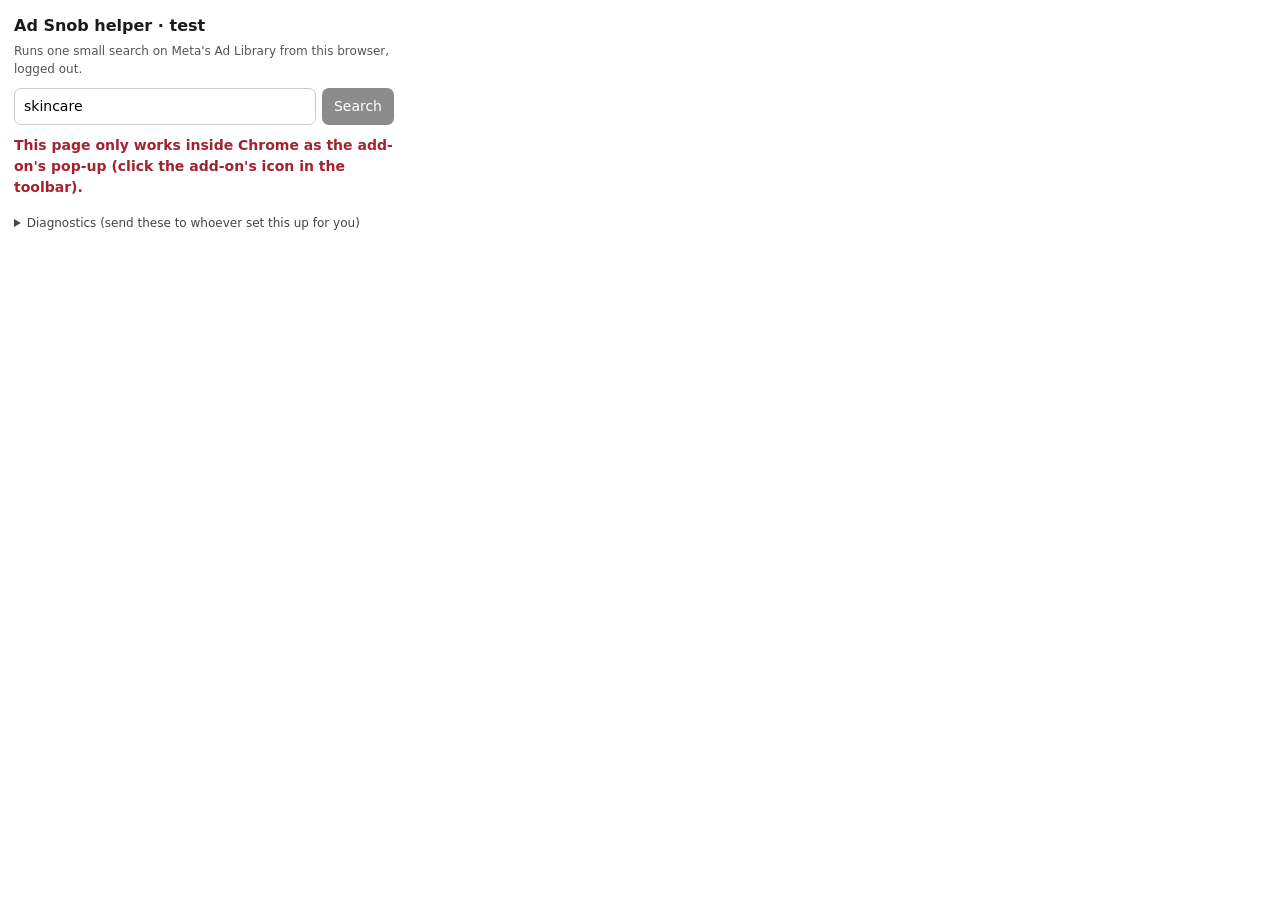
<file: extension/popup.html>
<!doctype html>
<html lang="en">
<head>
<meta charset="utf-8">
<title>Ad Snob helper</title>
<style>
  body { width: 380px; margin: 0; padding: 14px; font: 14px/1.5 system-ui, sans-serif; color: #1b1b1b; }
  h1 { font-size: 16px; margin: 0 0 4px; }
  p { margin: 0 0 10px; color: #555; font-size: 12px; }
  form { display: flex; gap: 6px; }
  input { flex: 1; padding: 7px 9px; border: 1px solid #ccc; border-radius: 7px; font: inherit; }
  button { padding: 7px 12px; border: 0; border-radius: 7px; background: #1b1b1b; color: #fff; font: inherit; cursor: pointer; }
  button:disabled { opacity: .5; cursor: default; }
  #status { margin: 10px 0 6px; font-weight: 600; }
  #status.bad { color: #a3222f; } #status.ok { color: #0a6b3d; }
  #grid { display: grid; grid-template-columns: repeat(3, 1fr); gap: 6px; }
  #grid img { width: 100%; aspect-ratio: 1; object-fit: cover; border-radius: 6px; background: #eee; }
  details { margin-top: 10px; font-size: 12px; color: #444; }
  pre { white-space: pre-wrap; background: #f3f3f0; padding: 8px; border-radius: 6px; margin: 6px 0 0; }
</style>
</head>
<body>
  <h1>Ad Snob helper · test</h1>
  <p>Runs one small search on Meta's Ad Library from this browser, logged out.</p>
  <form id="form"><input id="q" value="skincare" aria-label="Search word"><button id="go" type="submit">Search</button></form>
  <div id="status"></div>
  <div id="grid"></div>
  <details><summary>Diagnostics (send these to whoever set this up for you)</summary><pre id="diag">No search yet.</pre></details>
  <script src="popup.js"></script>
</body>
</html>
</file>
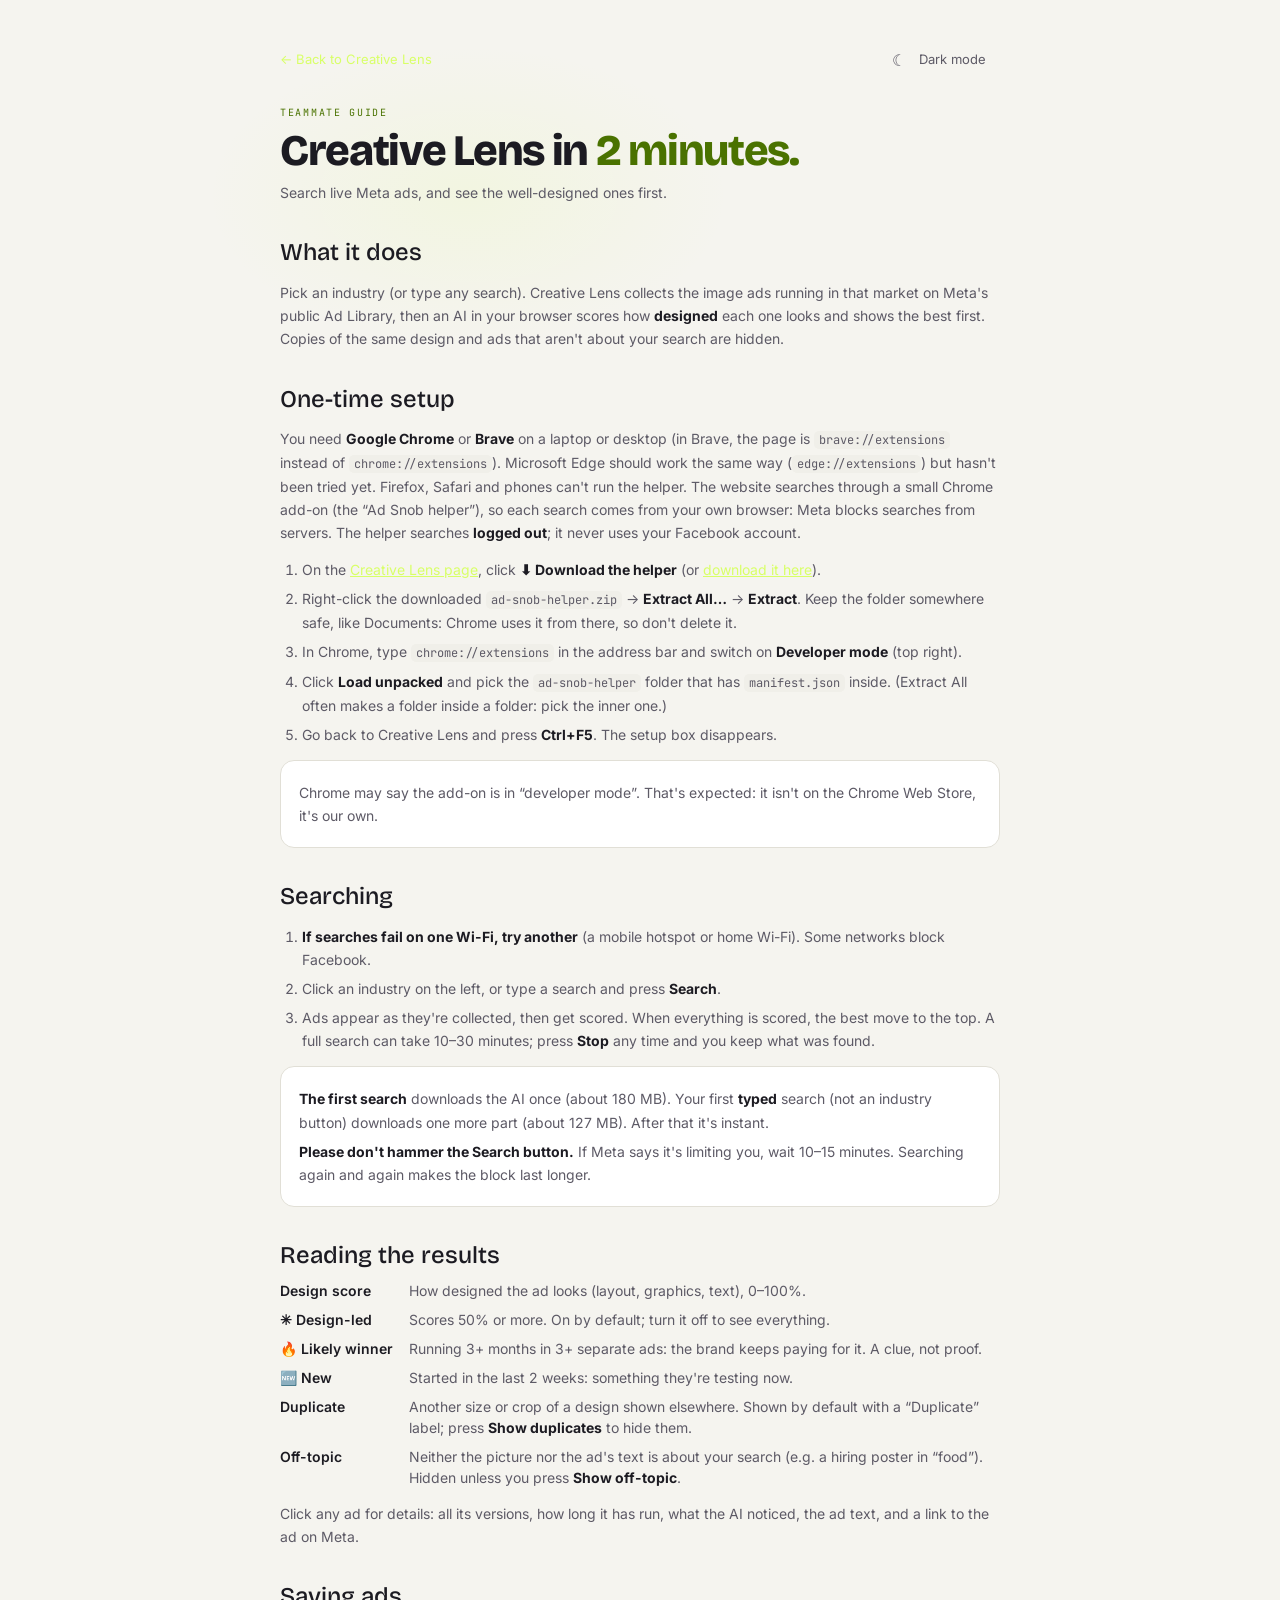
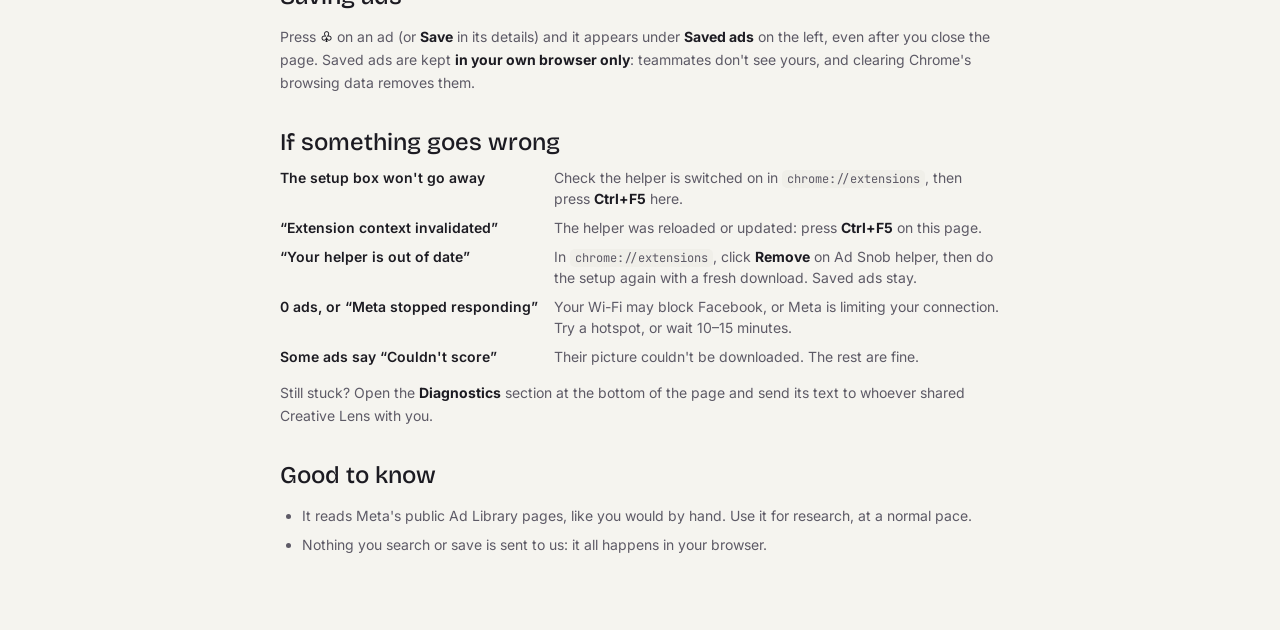
<file: website/guide.html>
<!doctype html>
<html lang="en">
<head>
<meta charset="utf-8">
<meta name="viewport" content="width=device-width, initial-scale=1">
<meta name="robots" content="noindex, nofollow">
<title>Creative Lens — Teammate guide</title>
<link rel="preconnect" href="https://fonts.googleapis.com">
<link rel="preconnect" href="https://fonts.gstatic.com" crossorigin>
<link href="https://fonts.googleapis.com/css2?family=Bricolage+Grotesque:opsz,wght@12..96,500;12..96,600;12..96,700;12..96,800&family=Inter:wght@400;500;600;700&family=JetBrains+Mono:wght@400;500&display=swap" rel="stylesheet">
<script>try{var t=localStorage.getItem("creative-lens-theme");document.documentElement.dataset.theme=t||(matchMedia("(prefers-color-scheme: light)").matches?"light":"dark")}catch(e){document.documentElement.dataset.theme="dark"}</script>
<link rel="stylesheet" href="style.css">
<style>
  .guide{max-width:760px;margin:0 auto;padding:36px 20px 60px}
  .guide h2{font:500 24px/1.2 var(--serif);margin:34px 0 10px}
  .guide p,.guide li{color:var(--muted);line-height:1.65}
  .guide b,.guide strong{color:var(--ink)}
  .guide ol,.guide ul{padding-left:22px}.guide li{margin:6px 0}
  .guide a{color:var(--lime)}
  .back{display:inline-block;font-size:13px;text-decoration:none}
  .guide-top{display:flex;justify-content:space-between;align-items:center;margin-bottom:22px}.guide-top .theme-btn{width:auto}
  .box{background:var(--panel);border:1px solid var(--line);border-radius:14px;padding:14px 18px;margin:12px 0}
  .box p{margin:6px 0}
  dl{display:grid;grid-template-columns:max-content 1fr;gap:8px 16px;margin:10px 0}
  dt{color:var(--ink);font-weight:600}dd{margin:0;color:var(--muted)}
  @media(max-width:600px){dl{grid-template-columns:1fr}dd{margin-bottom:8px}}
</style>
</head>
<body>
<main class="guide">
  <div class="guide-top"><a class="back" href="./">← Back to Creative Lens</a><button class="nav-btn theme-btn" type="button" data-theme-toggle><span class="nav-icon theme-icon">☀</span><span class="theme-label">Light mode</span></button></div>
  <section class="hero">
    <div class="kicker">Teammate guide</div>
    <h1>Creative Lens in <em>2 minutes.</em></h1>
    <p>Search live Meta ads, and see the well-designed ones first.</p>
  </section>

  <h2>What it does</h2>
  <p>Pick an industry (or type any search). Creative Lens collects the image ads running in that market on Meta's public Ad Library, then an AI in your browser scores how <b>designed</b> each one looks and shows the best first. Copies of the same design and ads that aren't about your search are hidden.</p>

  <h2>One-time setup</h2>
  <p>You need <b>Google Chrome</b> or <b>Brave</b> on a laptop or desktop (in Brave, the page is <code>brave://extensions</code> instead of <code>chrome://extensions</code>). Microsoft Edge should work the same way (<code>edge://extensions</code>) but hasn't been tried yet. Firefox, Safari and phones can't run the helper. The website searches through a small Chrome add-on (the “Ad Snob helper”), so each search comes from your own browser: Meta blocks searches from servers. The helper searches <b>logged out</b>; it never uses your Facebook account.</p>
  <ol>
    <li>On the <a href="./">Creative Lens page</a>, click <b>⬇ Download the helper</b> (or <a href="downloads/ad-snob-helper.zip" download>download it here</a>).</li>
    <li>Right-click the downloaded <code>ad-snob-helper.zip</code> → <b>Extract All…</b> → <b>Extract</b>. Keep the folder somewhere safe, like Documents: Chrome uses it from there, so don't delete it.</li>
    <li>In Chrome, type <code>chrome://extensions</code> in the address bar and switch on <b>Developer mode</b> (top right).</li>
    <li>Click <b>Load unpacked</b> and pick the <code>ad-snob-helper</code> folder that has <code>manifest.json</code> inside. (Extract All often makes a folder inside a folder: pick the inner one.)</li>
    <li>Go back to Creative Lens and press <b>Ctrl+F5</b>. The setup box disappears.</li>
  </ol>
  <div class="box"><p>Chrome may say the add-on is in “developer mode”. That's expected: it isn't on the Chrome Web Store, it's our own.</p></div>

  <h2>Searching</h2>
  <ol>
    <li><b>If searches fail on one Wi-Fi, try another</b> (a mobile hotspot or home Wi-Fi). Some networks block Facebook.</li>
    <li>Click an industry on the left, or type a search and press <b>Search</b>.</li>
    <li>Ads appear as they're collected, then get scored. When everything is scored, the best move to the top. A full search can take 10–30 minutes; press <b>Stop</b> any time and you keep what was found.</li>
  </ol>
  <div class="box">
    <p><b>The first search</b> downloads the AI once (about 180 MB). Your first <b>typed</b> search (not an industry button) downloads one more part (about 127 MB). After that it's instant.</p>
    <p><b>Please don't hammer the Search button.</b> If Meta says it's limiting you, wait 10–15 minutes. Searching again and again makes the block last longer.</p>
  </div>

  <h2>Reading the results</h2>
  <dl>
    <dt>Design score</dt><dd>How designed the ad looks (layout, graphics, text), 0–100%.</dd>
    <dt>✳ Design-led</dt><dd>Scores 50% or more. On by default; turn it off to see everything.</dd>
    <dt>🔥 Likely winner</dt><dd>Running 3+ months in 3+ separate ads: the brand keeps paying for it. A clue, not proof.</dd>
    <dt>🆕 New</dt><dd>Started in the last 2 weeks: something they're testing now.</dd>
    <dt>Duplicate</dt><dd>Another size or crop of a design shown elsewhere. Shown by default with a “Duplicate” label; press <b>Show duplicates</b> to hide them.</dd>
    <dt>Off-topic</dt><dd>Neither the picture nor the ad's text is about your search (e.g. a hiring poster in “food”). Hidden unless you press <b>Show off-topic</b>.</dd>
  </dl>
  <p>Click any ad for details: all its versions, how long it has run, what the AI noticed, the ad text, and a link to the ad on Meta.</p>

  <h2>Saving ads</h2>
  <p>Press <b>♧</b> on an ad (or <b>Save</b> in its details) and it appears under <b>Saved ads</b> on the left, even after you close the page. Saved ads are kept <b>in your own browser only</b>: teammates don't see yours, and clearing Chrome's browsing data removes them.</p>

  <h2>If something goes wrong</h2>
  <dl>
    <dt>The setup box won't go away</dt><dd>Check the helper is switched on in <code>chrome://extensions</code>, then press <b>Ctrl+F5</b> here.</dd>
    <dt>“Extension context invalidated”</dt><dd>The helper was reloaded or updated: press <b>Ctrl+F5</b> on this page.</dd>
    <dt>“Your helper is out of date”</dt><dd>In <code>chrome://extensions</code>, click <b>Remove</b> on Ad Snob helper, then do the setup again with a fresh download. Saved ads stay.</dd>
    <dt>0 ads, or “Meta stopped responding”</dt><dd>Your Wi-Fi may block Facebook, or Meta is limiting your connection. Try a hotspot, or wait 10–15 minutes.</dd>
    <dt>Some ads say “Couldn't score”</dt><dd>Their picture couldn't be downloaded. The rest are fine.</dd>
  </dl>
  <p>Still stuck? Open the <b>Diagnostics</b> section at the bottom of the page and send its text to whoever shared Creative Lens with you.</p>

  <h2>Good to know</h2>
  <ul>
    <li>It reads Meta's public Ad Library pages, like you would by hand. Use it for research, at a normal pace.</li>
    <li>Nothing you search or save is sent to us: it all happens in your browser.</li>
  </ul>
</main>
<script src="theme.js" type="module"></script>
</body>
</html>
</file>
<file: website/style.css>
/* Same look as the laptop app's dashboard (dashboard.html). */
:root{--bg:#14141b;--panel:#1c1b24;--panel-2:#24232d;--panel-3:#2c2a36;--line:#373541;--ink:#f0eee8;--muted:#a5a2b0;--dim:#777482;--lime:#d8ff67;--lime-soft:#313a25;--accent-ink:var(--lime);--danger:#ff8278;
  --sans:Inter,Arial,sans-serif;--serif:'Bricolage Grotesque',Inter,sans-serif;--mono:'JetBrains Mono',monospace;color-scheme:dark}
*{box-sizing:border-box}
body{margin:0;background:var(--bg);color:var(--ink);font:14px/1.5 var(--sans);-webkit-font-smoothing:antialiased}
button,input,select{font:inherit}
button:focus-visible,input:focus-visible,select:focus-visible{outline:2px solid var(--lime);outline-offset:2px}
.shell{display:flex;min-height:100vh}
.sidebar{width:240px;flex-shrink:0;background:#17161e;border-right:1px solid var(--line);padding:24px 16px;position:sticky;top:0;height:100vh;overflow-y:auto}
.brand{display:flex;gap:11px;align-items:center;padding:0 8px 28px}
.brand-symbol{width:35px;height:35px;border-radius:11px;display:grid;place-items:center;background:var(--lime);color:#18191a;font-size:22px}
.brand-name{font:500 24px/1 var(--serif)}
.brand-caption{font-size:10px;color:var(--muted);margin-top:6px;letter-spacing:.035em}
.side-label,.group-label{padding:0 10px 8px;color:var(--dim);font:11px var(--mono);letter-spacing:.1em;text-transform:uppercase}
.group-label{margin-top:14px;font-size:10px}
.categories{display:grid;gap:2px}
.categories button{display:block;width:100%;text-align:left;border:1px solid transparent;background:transparent;color:var(--muted);border-radius:10px;padding:9px 12px;cursor:pointer}
.categories button:hover{background:var(--panel-2);color:var(--ink)}
.categories button.active{background:#303528;border-color:#3c4430;color:var(--accent-ink)}
.main{flex:1;min-width:0;padding:28px 36px 48px}
.hero .kicker{font:10px var(--mono);text-transform:uppercase;letter-spacing:.17em;color:var(--accent-ink);margin-bottom:10px}
.hero h1{font:500 clamp(32px,3.4vw,48px)/1.1 var(--serif);letter-spacing:-1.2px;margin:0}
.hero h1 em{color:var(--accent-ink)}
.hero p{color:var(--muted);margin:8px 0 22px}
.helper-missing{background:#2a2420;border:1px solid #5a4632;border-radius:14px;padding:16px 18px;margin-bottom:18px;max-width:760px}
.helper-missing p{margin:6px 0;color:var(--muted)}.helper-missing ol{margin:8px 0 0;padding-left:20px}
code{font-family:var(--mono);font-size:12px;background:var(--panel-2);padding:1px 5px;border-radius:5px}
.search{display:flex;gap:10px;flex-wrap:wrap}
.search-box{flex:1;min-width:240px;height:52px;display:flex;align-items:center;gap:10px;background:var(--panel);border:1px solid #45424f;border-radius:13px;padding:0 14px;color:var(--muted)}
.search-box input{flex:1;min-width:0;border:0;outline:none;background:transparent;color:var(--ink);font-size:14px}
.search select{height:52px;border:1px solid var(--line);border-radius:12px;background:var(--panel);color:var(--ink);padding:0 12px}
.search button{height:52px;background:var(--lime);color:#191a19;border:0;border-radius:12px;padding:0 22px;font-weight:700;cursor:pointer}
.search button:disabled{opacity:.5;cursor:default}
.status{min-height:22px;margin:14px 0 4px;color:var(--muted)}
.status.ok{color:var(--accent-ink)}.status.bad{color:var(--danger)}
.results-head{margin:6px 0 14px;font-size:15px;display:flex;align-items:center;justify-content:space-between;gap:12px;flex-wrap:wrap}.toggle{height:34px;border:1px solid var(--line);border-radius:9px;background:var(--panel);color:#d5d2dc;padding:0 12px;font-size:12px;cursor:pointer}.toggle.active{background:var(--lime-soft);color:var(--accent-ink);border-color:#657544}.ai-status{min-height:0;color:var(--dim);font-size:12px;margin-bottom:4px}.card .score{font:11px var(--mono);color:var(--accent-ink)}.card .verdict{color:var(--muted)}.card.design-led .verdict{color:var(--ink)}
.grid{columns:4 220px;column-gap:13px}
.card{display:inline-block;width:100%;margin:0 0 13px;break-inside:avoid;background:var(--panel);border:1px solid #34323e;border-radius:12px;overflow:hidden}
.card img{display:block;width:100%;height:auto;background:#292731}
.card-body{padding:10px 12px 12px}
.card .brand-line{font-weight:600;font-size:12.5px;white-space:nowrap;overflow:hidden;text-overflow:ellipsis}
.card .meta{display:flex;justify-content:space-between;gap:8px;margin-top:6px;font-size:11px;color:var(--muted)}
.card a{color:var(--accent-ink);text-decoration:none}
.diag{margin-top:24px;color:var(--dim);font-size:12px}
.diag pre{white-space:pre-wrap;background:var(--panel);border:1px solid var(--line);padding:10px;border-radius:8px}
@media(max-width:800px){.shell{flex-direction:column}.sidebar{width:auto;height:auto;position:static;padding:16px}.categories{grid-template-columns:repeat(auto-fill,minmax(120px,1fr))}.main{padding:20px 16px 40px}.grid{columns:2 150px}}
.search button.stop{background:#2d2025;color:var(--danger);border:1px solid #784742;font-weight:600}
.status .spinner{display:inline-block;width:8px;height:8px;margin-right:8px;border-radius:50%;background:var(--lime);animation:pulse 1.2s infinite}
@keyframes pulse{50%{opacity:.3}}
.toggles{display:flex;gap:6px;flex-wrap:wrap}
.winner-tag{display:inline-block;margin-top:8px;padding:3px 8px;border-radius:20px;background:#3a2a1c;color:#ffc58a;font-size:10px;font-weight:600}.new-tag{background:#1f2f3a;color:#9fd4ff}
.card.duplicate{opacity:.7}
/* Detail panel: same as the app's (dashboard.html) */
.card{cursor:pointer}.card:focus-visible{outline:2px solid var(--lime);outline-offset:2px}
.detail-backdrop{position:fixed;inset:0;z-index:50;display:none;align-items:center;justify-content:center;padding:28px;background:#0a0a0fcc;backdrop-filter:blur(4px)}.detail-backdrop.show{display:flex}
.detail{position:relative;display:grid;grid-template-columns:minmax(0,1.15fr) minmax(300px,1fr);width:min(1100px,100%);max-height:calc(100vh - 56px);grid-template-rows:minmax(0,1fr);background:var(--panel);border:1px solid var(--line);border-radius:16px;overflow:hidden;box-shadow:0 30px 80px #0008}
.detail-media{background:#111117;display:flex;flex-direction:column;min-height:0}.detail-media .main-img{flex:1;min-height:0;display:flex;align-items:center;justify-content:center;padding:18px}.detail-media .main-img img{max-width:100%;max-height:calc(100vh - 220px);object-fit:contain;border-radius:8px}
.versions{display:flex;gap:8px;padding:0 18px 16px;overflow-x:auto}.versions button{flex:0 0 auto;width:62px;height:62px;padding:0;border:2px solid transparent;border-radius:8px;overflow:hidden;background:#24232d;cursor:pointer}.versions button.active{border-color:var(--lime)}.versions img{width:100%;height:100%;object-fit:cover;display:block}.versions-label{padding:0 18px 6px;font-size:11px;color:var(--muted)}
.detail-info{padding:24px 24px 0;overflow-y:auto;min-height:0;display:flex;flex-direction:column;gap:16px}.detail-close{position:absolute;top:12px;right:12px;z-index:2;width:34px;height:34px;border-radius:50%;border:1px solid var(--line);background:var(--panel-2);color:var(--ink);font-size:18px;cursor:pointer}
.detail-brand{font:500 24px var(--serif);line-height:1.2;padding-right:40px}.detail-sub{font-size:12px;color:var(--muted);margin-top:4px}.detail-tags{display:flex;gap:6px;flex-wrap:wrap}.detail-tags .winner-tag{margin-top:0}
.detail-facts{display:grid;grid-template-columns:1fr 1fr;gap:8px}.fact{background:var(--panel-2);border:1px solid var(--line);border-radius:10px;padding:10px 12px}.fact-label{font-size:10px;text-transform:uppercase;letter-spacing:.07em;color:var(--dim)}.fact-value{font-size:15px;margin-top:4px}.fact-value.score{font-family:var(--mono);color:var(--accent-ink)}
.detail-section h4{font-size:11px;text-transform:uppercase;letter-spacing:.07em;color:var(--dim);font-weight:500;margin:0 0 7px}.notice-chips{display:flex;gap:6px;flex-wrap:wrap}.notice-chips span{font-size:12px;padding:5px 9px;border-radius:20px;background:var(--panel-3);color:var(--ink)}
.ad-copy{font-size:13px;line-height:1.55;color:var(--ink);white-space:pre-wrap;max-height:160px;overflow-y:auto;background:var(--panel-2);border-radius:10px;padding:10px 12px}.ad-copy strong{display:block;margin-bottom:4px}
.detail-actions{display:flex;gap:8px;flex-wrap:wrap;margin-top:auto;position:sticky;bottom:0;padding:12px 0 20px;background:var(--panel);border-top:1px solid var(--line)}.detail-actions a,.detail-actions button{display:inline-flex;align-items:center;gap:6px;text-decoration:none;font-size:13px;padding:9px 13px;border-radius:9px;border:1px solid var(--line);background:var(--panel-2);color:var(--ink);cursor:pointer}.detail-actions .primary{background:var(--lime);border-color:var(--lime);color:#18191a;font-weight:600}
.score-help{font-size:11px;color:var(--dim);line-height:1.5}
@media(max-width:800px){.detail-backdrop{padding:0;align-items:stretch}.detail{max-height:none;grid-template-rows:auto;grid-template-columns:1fr;border-radius:0;overflow-y:auto}.detail-media .main-img img{max-height:55vh}.detail-info{overflow:visible}}
/* Saved ads: the app's nav buttons and save button */
.side-nav{display:grid;gap:2px;margin-bottom:22px}
.nav-btn{display:flex;align-items:center;gap:12px;width:100%;border:1px solid transparent;background:transparent;text-align:left;color:var(--muted);border-radius:10px;padding:11px 13px;font-size:13px;cursor:pointer}
.nav-btn:hover{background:var(--panel-2);color:var(--ink)}.nav-btn.active{background:#303528;border-color:#3c4430;color:var(--accent-ink)}
.nav-icon{width:17px;text-align:center;font-size:16px}.nav-count{margin-left:auto;font:11px var(--mono);color:var(--dim)}
.creative-media{position:relative;background:#292731}
.save-float{position:absolute;z-index:4;right:10px;top:10px;width:33px;height:33px;border:1px solid #ffffff6b;background:#191820dc;color:#f0eee8;border-radius:50%;font-size:17px;display:grid;place-items:center;backdrop-filter:blur(8px);cursor:pointer}
.save-float:hover,.save-float.saved{background:var(--lime);color:#18191a;border-color:var(--lime)}
[hidden]{display:none!important}
.helper-missing a{color:var(--accent-ink)}.helper-missing li{margin:6px 0;color:var(--muted)}.helper-missing b{color:var(--ink)}
.download{display:inline-block;margin:10px 0 6px;background:var(--lime);color:#191a19!important;border-radius:10px;padding:10px 16px;font-weight:700;text-decoration:none}
.copy{margin-left:4px;border:1px solid var(--line);background:var(--panel-2);color:var(--ink);border-radius:6px;padding:1px 8px;font-size:11px;cursor:pointer}
.hero p a{color:var(--accent-ink)}
/* ---- New look (2026-11-27): Bricolage Grotesque headings + Inter, and motion ---- */
.brand-name{font-weight:800;letter-spacing:-.02em}
.hero h1{font-weight:800;letter-spacing:-.03em;line-height:1.02}
.hero h1 em{font-style:normal}
.detail-brand{font-weight:700;letter-spacing:-.01em}
.card .brand-line{font-family:var(--serif);font-weight:700;font-size:13.5px}
.hero{position:relative}
.hero:before{content:"";position:absolute;z-index:-1;left:-10%;top:-60px;width:520px;height:300px;background:radial-gradient(closest-side,#d8ff6722,transparent);animation:drift 9s ease-in-out infinite alternate;pointer-events:none}
.main{position:relative;isolation:isolate;overflow-x:clip}
@keyframes drift{to{transform:translate(35%,25%) scale(1.15)}}
.card{animation:rise .6s cubic-bezier(.2,.8,.2,1) var(--d,0ms) backwards;transition:transform .25s,border-color .25s,box-shadow .25s}
@keyframes rise{from{opacity:0;transform:translateY(16px) scale(.98)}}
.card:hover{transform:translateY(-4px);border-color:#657544;box-shadow:0 14px 30px #0006}
.creative-media{overflow:hidden}
.creative-media img{transition:transform .45s cubic-bezier(.2,.8,.2,1)}
.card:hover .creative-media img{transform:scale(1.05)}
.card.scoring .creative-media:after{content:"";position:absolute;inset:0;background:linear-gradient(110deg,transparent 30%,#ffffff1f 45%,transparent 60%);background-size:220% 100%;animation:sheen 1.5s linear infinite;pointer-events:none}
@keyframes sheen{from{background-position-x:120%}to{background-position-x:-120%}}
.score-bar{height:4px;border-radius:9px;background:#34323d;margin-top:8px;overflow:hidden}
.score-bar span{display:block;height:100%;width:0;background:var(--lime);border-radius:9px;transition:width 1.2s cubic-bezier(.2,.8,.2,1)}
.card:not(.design-led) .score-bar span{background:#8a8796}
.toggle,.search button,.nav-btn,.categories button,.save-float{transition:background .2s,color .2s,border-color .2s,transform .12s}
.toggle:active,.search button:active,.nav-btn:active,.categories button:active,.save-float:active{transform:scale(.96)}
.save-float.pop{animation:pop .35s ease-out}
@keyframes pop{50%{transform:scale(1.25)}}
.detail-backdrop.show{animation:fade .2s ease-out}.detail-backdrop.show .detail{animation:zoomin .3s cubic-bezier(.2,.8,.2,1)}
@keyframes fade{from{opacity:0}}@keyframes zoomin{from{opacity:0;transform:translateY(12px) scale(.97)}}
.status.ok{animation:fade .4s ease-out}
@media (prefers-reduced-motion:reduce){*,*:before,*:after{animation-duration:.01ms!important;animation-iteration-count:1!important;transition-duration:.01ms!important}}
/* ---- Live panel: stages + number tiles that count up ---- */
.live{margin:18px 0 6px;background:linear-gradient(135deg,#211f29,#1b1a22);border:1px solid #3d3947;border-radius:18px;padding:16px 18px 18px;position:relative;overflow:hidden;animation:zoomin .35s cubic-bezier(.2,.8,.2,1)}
.live:after{content:"";position:absolute;right:-80px;top:-90px;width:280px;height:220px;background:radial-gradient(closest-side,#d8ff6718,transparent);animation:drift 8s ease-in-out infinite alternate;pointer-events:none}
.live-head{display:flex;justify-content:space-between;align-items:center;gap:14px;flex-wrap:wrap;margin-bottom:14px}
.live-kicker{display:flex;align-items:center;gap:8px;font:11px var(--mono);letter-spacing:.12em;text-transform:uppercase;color:var(--muted)}
.live-dot{width:8px;height:8px;border-radius:50%;background:var(--lime);box-shadow:0 0 0 0 #d8ff6788;animation:ping 1.6s infinite}
.live[data-stage=done] .live-dot{animation:none;background:#8fb84a}
@keyframes ping{70%{box-shadow:0 0 0 9px #d8ff6700}100%{box-shadow:0 0 0 0 #d8ff6700}}
.live-title{font:700 20px/1.2 var(--serif);letter-spacing:-.01em;margin-top:5px}
.stages{display:flex;gap:6px;flex-wrap:wrap}
.stage{display:flex;align-items:center;gap:7px;padding:6px 11px 6px 6px;border:1px solid var(--line);border-radius:99px;color:var(--dim);font-size:12px;transition:all .3s}
.stage b{display:grid;place-items:center;width:20px;height:20px;border-radius:50%;background:#2e2d38;font:500 10px var(--mono);transition:all .3s}
.stage.complete{color:#c4e88a;border-color:#46563a}.stage.complete b{background:#3a4a2a;color:#d8ff67}
.stage.active{color:var(--accent-ink);border-color:#657544;background:var(--lime-soft)}.stage.active b{background:var(--lime);color:#18191a;animation:breathe 1.6s ease-in-out infinite}
.live[data-stage=done] .stage.active b{animation:none}
@keyframes breathe{50%{transform:scale(1.15)}}
.tiles{display:grid;grid-template-columns:repeat(5,minmax(0,1fr));gap:10px}
.tile{background:#25232e;border:1px solid #393643;border-radius:13px;padding:12px 14px;min-width:0;transition:border-color .3s,transform .3s}
.tile:hover{transform:translateY(-2px);border-color:#4a4756}
.tile-label{font:10px var(--mono);letter-spacing:.07em;text-transform:uppercase;color:var(--muted);white-space:nowrap;overflow:hidden;text-overflow:ellipsis}
.tile-num{font:800 clamp(26px,2.6vw,36px)/1.1 var(--serif);letter-spacing:-.02em;margin-top:6px;font-variant-numeric:tabular-nums;display:inline-block}
.tile.lime .tile-num{color:var(--accent-ink)}
.tile-sub{font-size:11px;color:var(--dim);margin-top:3px;white-space:nowrap;overflow:hidden;text-overflow:ellipsis}
.bump{animation:bump .45s ease-out}
@keyframes bump{40%{transform:translateY(-3px) scale(1.06);color:var(--accent-ink);text-shadow:0 0 18px #d8ff6799}}
.live-track{height:6px;background:#34323d;border-radius:99px;overflow:hidden;margin-top:14px}
.live-track span{display:block;height:100%;width:0;border-radius:99px;background:linear-gradient(90deg,#9cc94a,var(--lime));transition:width .6s cubic-bezier(.2,.8,.2,1);position:relative;overflow:hidden}
.live:not([data-stage=done]) .live-track span:after{content:"";position:absolute;inset:0;background:linear-gradient(90deg,transparent,#ffffff70,transparent);animation:sheen 1.4s linear infinite;background-size:200% 100%}
.live[data-stage=collecting] .live-track span{min-width:10%}
.results-head strong{display:flex;align-items:baseline;gap:6px;font-weight:600;font-size:15px}
.count-num{font:800 30px/1 var(--serif);letter-spacing:-.02em;color:var(--accent-ink);font-variant-numeric:tabular-nums;display:inline-block}
.count-extra{color:var(--dim);font-weight:400;font-size:13px}
@media(max-width:1100px){.tiles{grid-template-columns:repeat(3,minmax(0,1fr))}}
@media(max-width:600px){.tiles{grid-template-columns:repeat(2,minmax(0,1fr))}}
/* ---- Sidebar polish ---- */
.categories button,.nav-btn{position:relative;transition:background .2s,color .2s,border-color .2s,transform .2s,padding .2s}
.categories button:hover{transform:translateX(3px)}
.categories button.active,.nav-btn.active{box-shadow:inset 3px 0 0 var(--lime),0 6px 18px #d8ff670d}
.categories button.active:after{content:"";position:absolute;right:12px;top:50%;width:6px;height:6px;margin-top:-3px;border-radius:50%;background:var(--lime);animation:ping 1.6s infinite}
.brand-symbol{transition:transform .5s cubic-bezier(.2,.8,.2,1)}.brand:hover .brand-symbol{transform:rotate(90deg) scale(1.05)}
/* ---- Light mode (same layout, light colours; lime stays for buttons, text uses a darker green) ---- */
:root[data-theme=light]{--bg:#f5f4ef;--panel:#ffffff;--panel-2:#f0efe9;--panel-3:#e8e6df;--line:#e1dfd6;--ink:#1c1b22;--muted:#5d5a66;--dim:#86838f;--lime-soft:#eef7d6;--accent-ink:#4a7200;--danger:#c2362b;color-scheme:light}
:root[data-theme=light] .sidebar{background:#fbfaf6}
:root[data-theme=light] .categories button.active,:root[data-theme=light] .nav-btn.active{background:#eef7d6;border-color:#cfe59a}
:root[data-theme=light] .categories button.active,:root[data-theme=light] .nav-btn.active{box-shadow:inset 3px 0 0 #8fc21f}
:root[data-theme=light] .categories button.active:after{background:#8fc21f}
:root[data-theme=light] .helper-missing{background:#fff6e8;border-color:#efd2a6}
:root[data-theme=light] .search-box{border-color:var(--line)}
:root[data-theme=light] .toggle{color:var(--ink)}:root[data-theme=light] .toggle.active{border-color:#b9d77a}
:root[data-theme=light] .card{border-color:var(--line);box-shadow:0 1px 2px #0000000a}
:root[data-theme=light] .card:hover{border-color:#b9d77a;box-shadow:0 14px 30px #1c1b2214}
:root[data-theme=light] .card img,:root[data-theme=light] .creative-media{background:#ecebe5}
:root[data-theme=light] .search button.stop{background:#fdeceb;border-color:#f2b8b3}
:root[data-theme=light] .winner-tag{background:#fff0de;color:#9a4b00}:root[data-theme=light] .new-tag{background:#e5f1fc;color:#1d5f99}
:root[data-theme=light] .detail-backdrop{background:#1c1b2266}:root[data-theme=light] .detail{box-shadow:0 30px 80px #1c1b2233}
:root[data-theme=light] .detail-media{background:#f0efe9}:root[data-theme=light] .versions button{background:var(--panel-2)}
:root[data-theme=light] .score-bar,:root[data-theme=light] .live-track{background:#e6e4dc}
:root[data-theme=light] .card.design-led .score-bar span,:root[data-theme=light] .live-track span{background:linear-gradient(90deg,#9cc94a,#b8e04a)}
:root[data-theme=light] .card:not(.design-led) .score-bar span{background:#b3b0bb}
:root[data-theme=light] .live{background:linear-gradient(135deg,#ffffff,#f8f7f2);border-color:var(--line);box-shadow:0 2px 10px #1c1b220a}
:root[data-theme=light] .tile{background:var(--panel-2);border-color:var(--line)}:root[data-theme=light] .tile:hover{border-color:#cfcdc4}
:root[data-theme=light] .stage b{background:#e9e7e0}
:root[data-theme=light] .stage.complete{color:#4a7200;border-color:#cfe59a}:root[data-theme=light] .stage.complete b{background:#e3f2c0;color:#4a7200}
:root[data-theme=light] .stage.active{border-color:#b9d77a}
:root[data-theme=light] .bump{text-shadow:none}
:root[data-theme=light] .hero:before,:root[data-theme=light] .live:after{opacity:.8}
:root[data-theme=light] .brand-symbol{box-shadow:0 2px 8px #8fc21f40}
.theme-switching,.theme-switching *{transition:background-color .35s,color .35s,border-color .35s!important}
.theme-btn .theme-icon{display:inline-block;transition:transform .5s cubic-bezier(.2,.8,.2,1)}.theme-btn:hover .theme-icon{transform:rotate(40deg) scale(1.1)}
</file>
